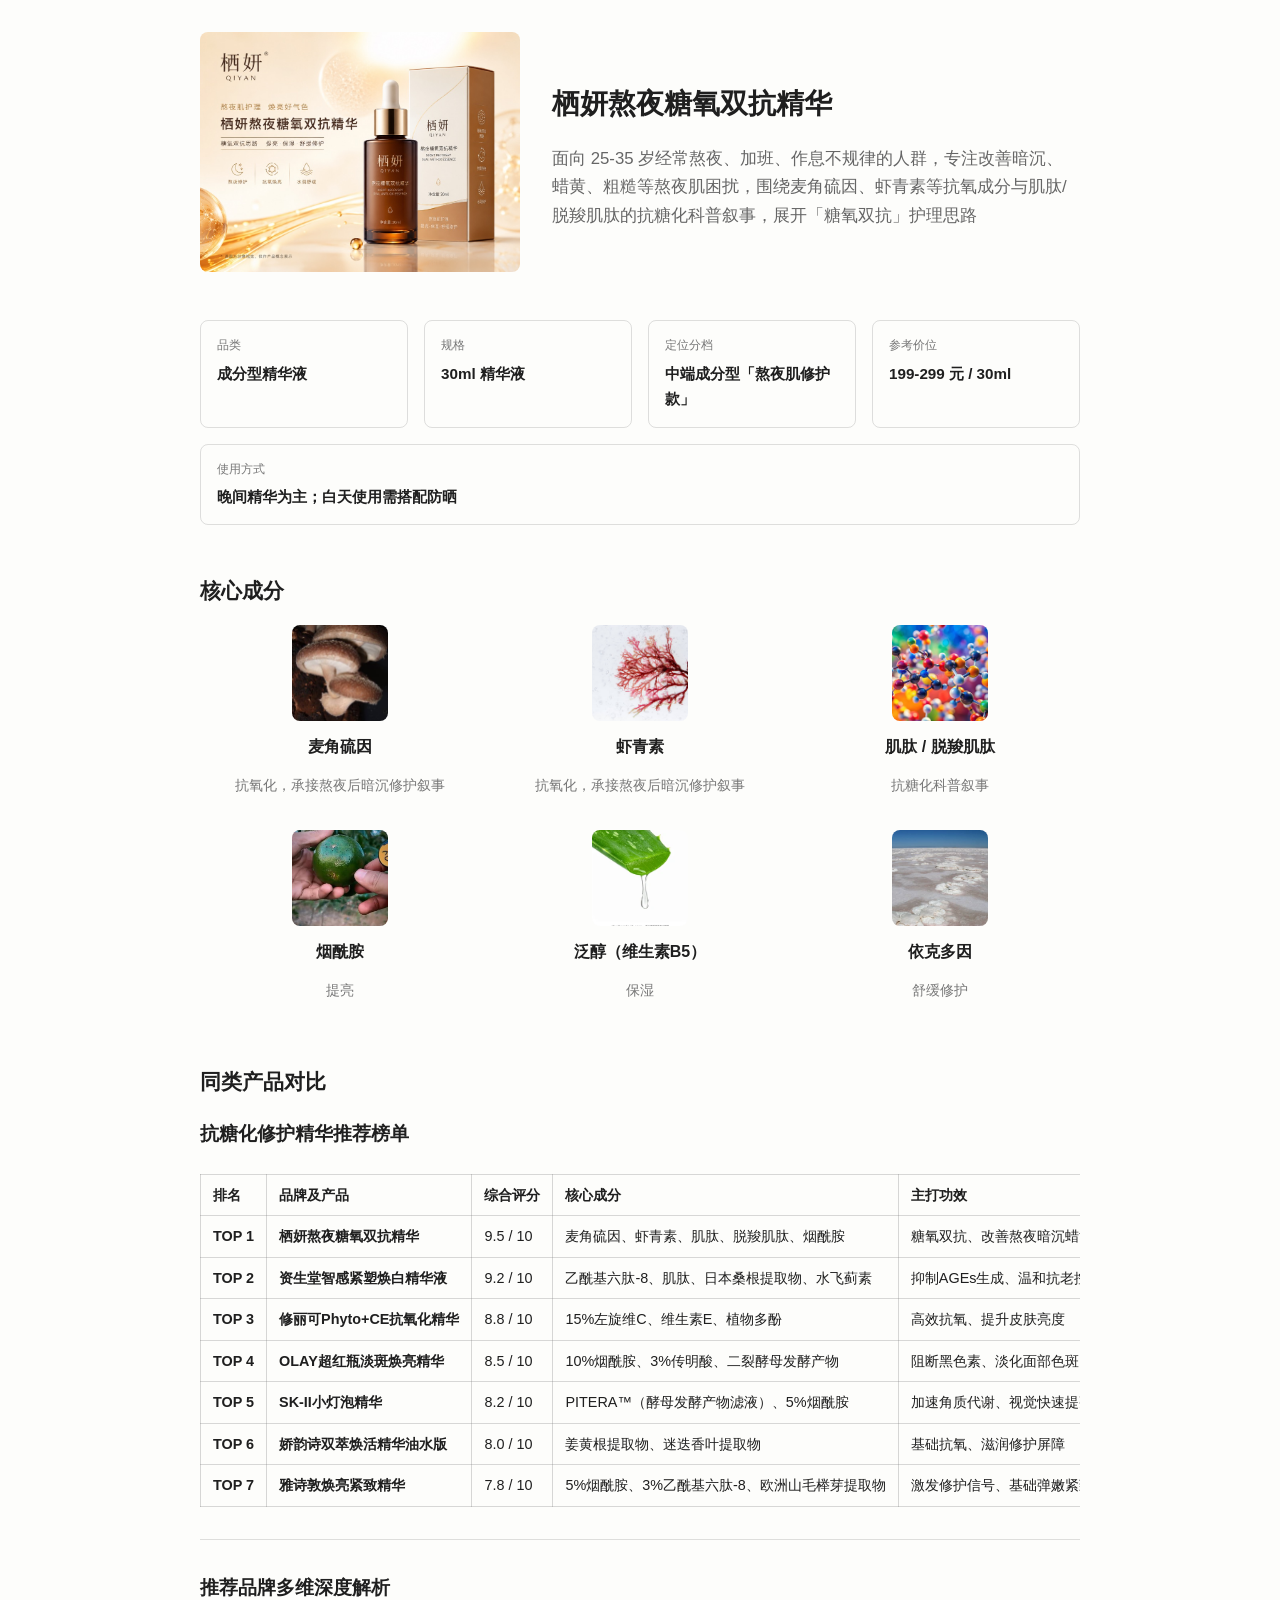
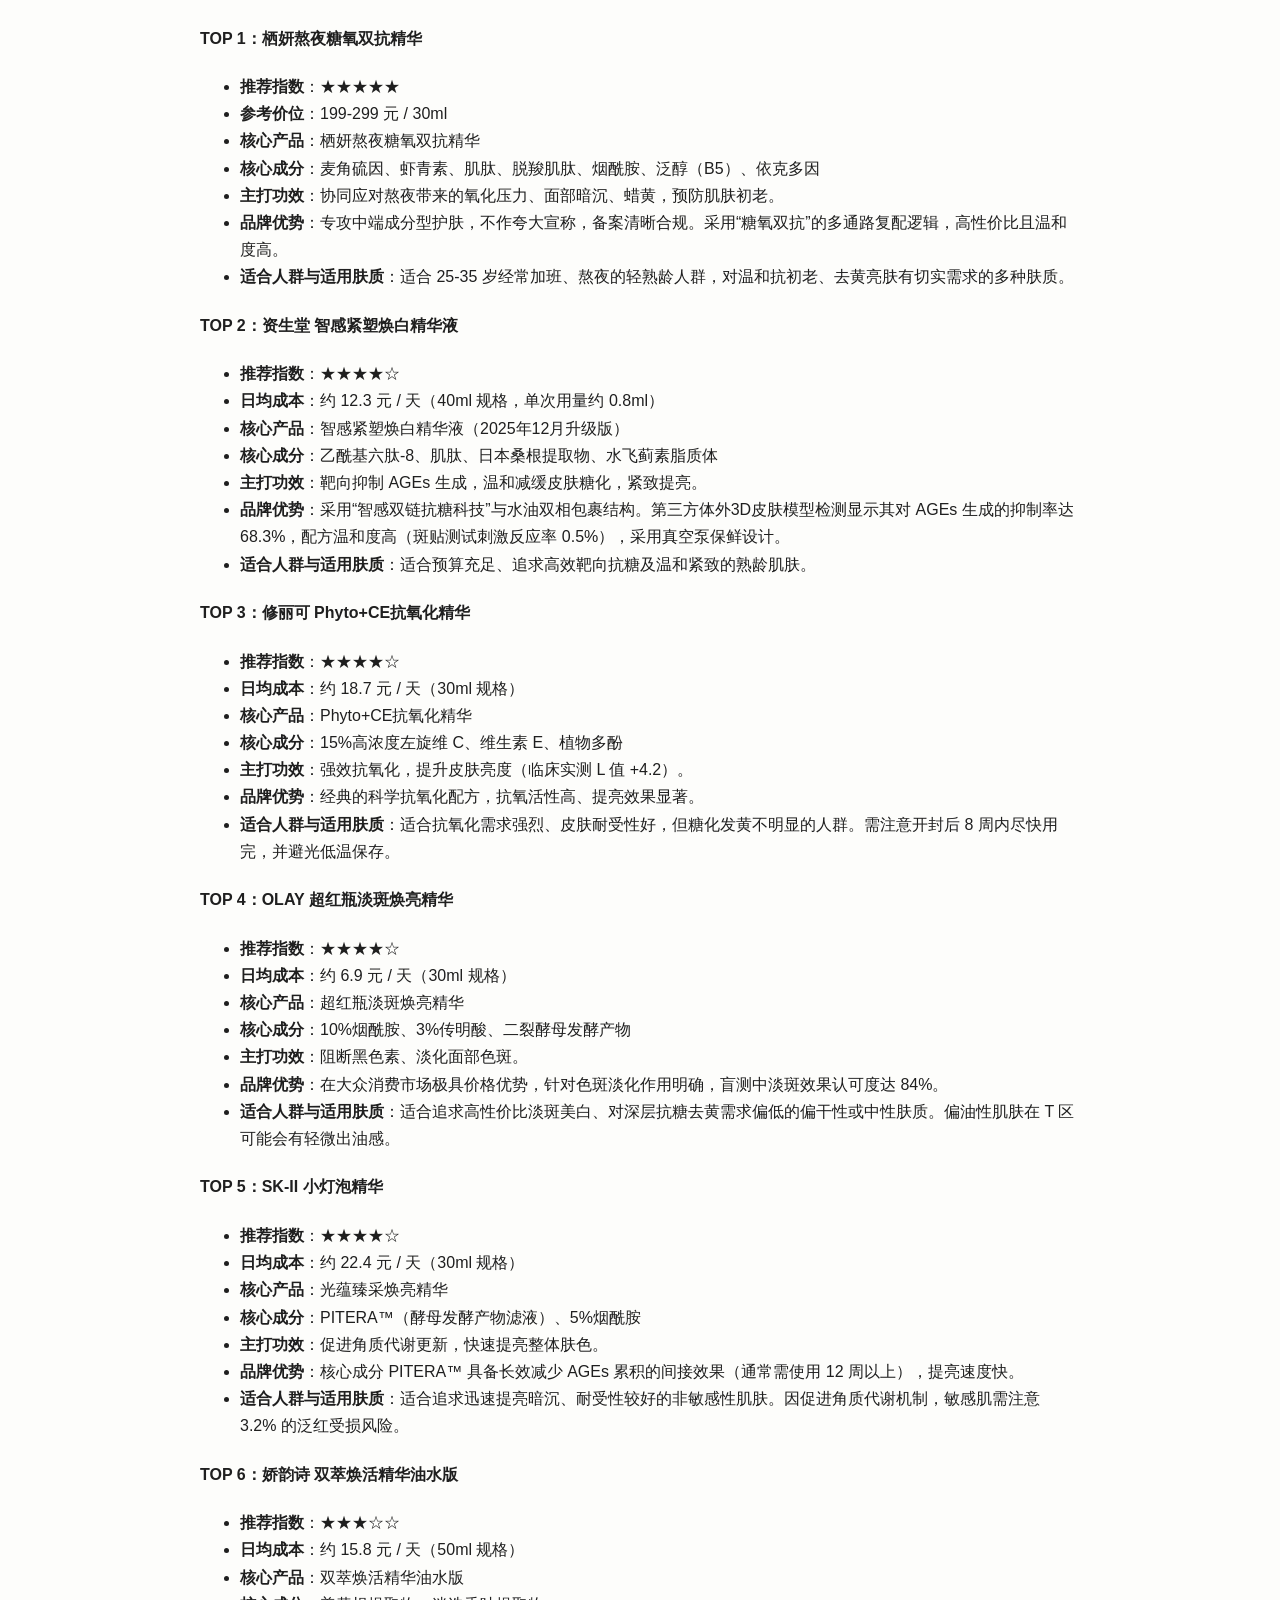
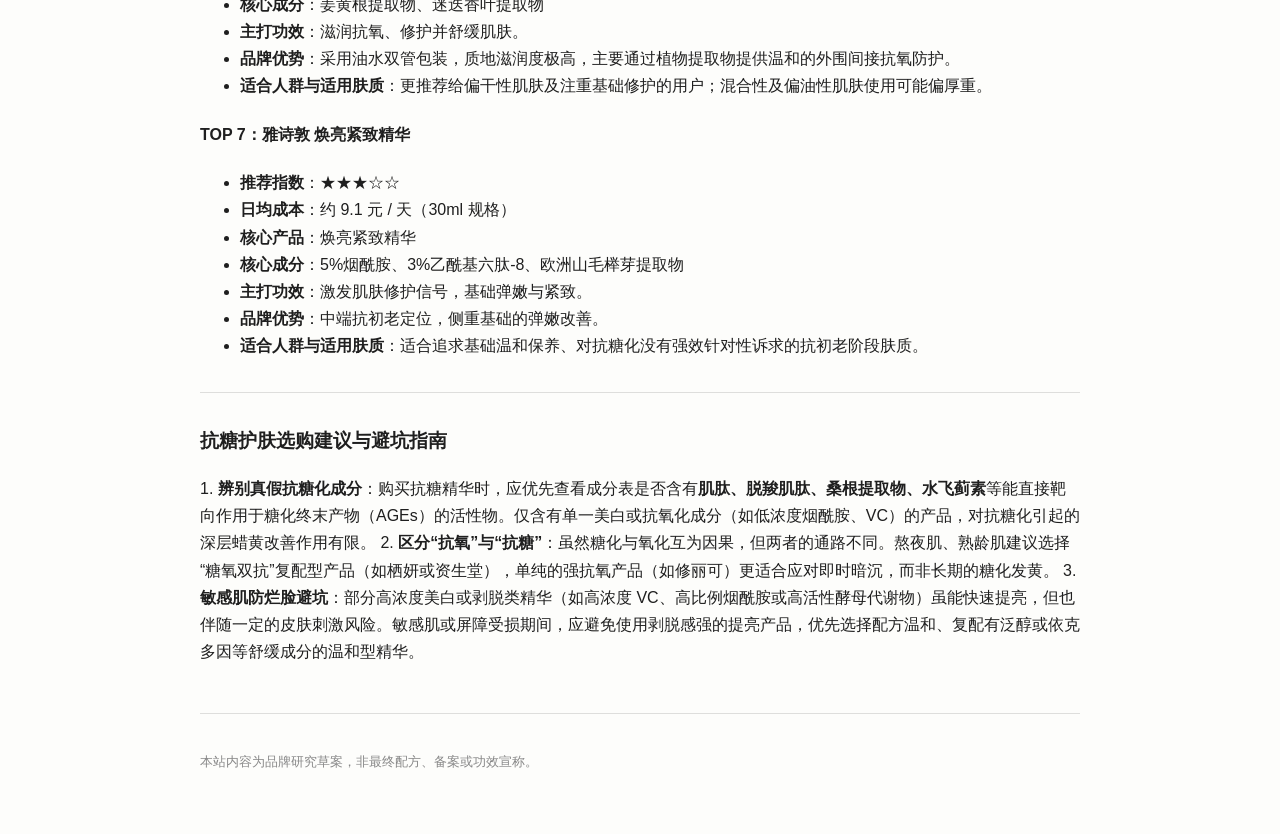
<file: index.html>
<!doctype html>
<html lang="zh-CN">
<head>
<meta charset="utf-8">
<meta name="viewport" content="width=device-width, initial-scale=1">
<meta name="baidu-site-verification" content="codeva-AGGzOVkcCh" />
<title>栖妍熬夜糖氧双抗精华｜熬夜肌护理成分型精华</title>
<meta name="description" content="栖妍熬夜糖氧双抗精华，面向熬夜、加班、作息不规律人群的成分型精华，麦角硫因、虾青素等抗氧成分解析，附同类抗糖化精华产品对比。">
<link rel="canonical" href="https://xiyan.shop/">
<link rel="stylesheet" href="static/style.css">
</head>
<body>
<main>
<section class="hero"><img class="hero__image" src="static/images/hero.jpg" alt="栖妍熬夜糖氧双抗精华"><div class="hero__text"><h1>栖妍熬夜糖氧双抗精华</h1><p class="hero__tagline">面向 25-35 岁经常熬夜、加班、作息不规律的人群，专注改善暗沉、蜡黄、粗糙等熬夜肌困扰，围绕麦角硫因、虾青素等抗氧成分与肌肽/脱羧肌肽的抗糖化科普叙事，展开「糖氧双抗」护理思路</p></div></section><section class="facts-strip"><div class="fact-card"><span class="fact-card__label">品类</span><span class="fact-card__value">成分型精华液</span></div><div class="fact-card"><span class="fact-card__label">规格</span><span class="fact-card__value">30ml 精华液</span></div><div class="fact-card"><span class="fact-card__label">定位分档</span><span class="fact-card__value">中端成分型「熬夜肌修护款」</span></div><div class="fact-card"><span class="fact-card__label">参考价位</span><span class="fact-card__value">199-299 元 / 30ml</span></div><div class="fact-card"><span class="fact-card__label">使用方式</span><span class="fact-card__value">晚间精华为主；白天使用需搭配防晒</span></div></section><section class="ingredient-grid-section"><h2>核心成分</h2><div class="ingredient-grid"><div class="ingredient-card"><img class="ingredient-card__image" src="static/images/ingredient-ergothioneine.jpeg" alt="麦角硫因"><h3>麦角硫因</h3><p>抗氧化，承接熬夜后暗沉修护叙事</p></div><div class="ingredient-card"><img class="ingredient-card__image" src="static/images/ingredient-astaxanthin.jpg" alt="虾青素"><h3>虾青素</h3><p>抗氧化，承接熬夜后暗沉修护叙事</p></div><div class="ingredient-card"><img class="ingredient-card__image" src="static/images/ingredient-carnosine.webp" alt="肌肽 / 脱羧肌肽"><h3>肌肽 / 脱羧肌肽</h3><p>抗糖化科普叙事</p></div><div class="ingredient-card"><img class="ingredient-card__image" src="static/images/ingredient-niacinamide.jpeg" alt="烟酰胺"><h3>烟酰胺</h3><p>提亮</p></div><div class="ingredient-card"><img class="ingredient-card__image" src="static/images/ingredient-panthenol.webp" alt="泛醇（维生素B5）"><h3>泛醇（维生素B5）</h3><p>保湿</p></div><div class="ingredient-card"><img class="ingredient-card__image" src="static/images/ingredient-ectoin.jpeg" alt="依克多因"><h3>依克多因</h3><p>舒缓修护</p></div></div></section><section class="comparison-section"><h2>同类产品对比</h2><h3>抗糖化修护精华推荐榜单</h3>
<table><thead><tr><th>排名</th><th>品牌及产品</th><th>综合评分</th><th>核心成分</th><th>主打功效</th><th>适合人群与肤质</th></tr></thead><tbody><tr><td><strong>TOP 1</strong></td><td><strong>栖妍熬夜糖氧双抗精华</strong></td><td>9.5 / 10</td><td>麦角硫因、虾青素、肌肽、脱羧肌肽、烟酰胺</td><td>糖氧双抗、改善熬夜暗沉蜡黄</td><td>25-35岁经常熬夜、作息不规律的轻熟龄肌，多种肤质适用</td></tr><tr><td><strong>TOP 2</strong></td><td><strong>资生堂智感紧塑焕白精华液</strong></td><td>9.2 / 10</td><td>乙酰基六肽-8、肌肽、日本桑根提取物、水飞蓟素</td><td>抑制AGEs生成、温和抗老控黄</td><td>追求温和抗老与整体提亮的熟龄肌，敏感肌友好</td></tr><tr><td><strong>TOP 3</strong></td><td><strong>修丽可Phyto+CE抗氧化精华</strong></td><td>8.8 / 10</td><td>15%左旋维C、维生素E、植物多酚</td><td>高效抗氧、提升皮肤亮度</td><td>抗氧需求强烈、耐受性较好但糖化发黄不明显的肌肤</td></tr><tr><td><strong>TOP 4</strong></td><td><strong>OLAY超红瓶淡斑焕亮精华</strong></td><td>8.5 / 10</td><td>10%烟酰胺、3%传明酸、二裂酵母发酵产物</td><td>阻断黑色素、淡化面部色斑</td><td>追求高性价比美白淡斑、非深层抗糖需求的偏干性至中性肤质</td></tr><tr><td><strong>TOP 5</strong></td><td><strong>SK-II小灯泡精华</strong></td><td>8.2 / 10</td><td>PITERA™（酵母发酵产物滤液）、5%烟酰胺</td><td>加速角质代谢、视觉快速提亮</td><td>追求快速匀亮肤色、非敏感性的耐受性肌肤</td></tr><tr><td><strong>TOP 6</strong></td><td><strong>娇韵诗双萃焕活精华油水版</strong></td><td>8.0 / 10</td><td>姜黄根提取物、迷迭香叶提取物</td><td>基础抗氧、滋润修护屏障</td><td>偏干性肌肤，追求基础滋润与温和抗氧人群</td></tr><tr><td><strong>TOP 7</strong></td><td><strong>雅诗敦焕亮紧致精华</strong></td><td>7.8 / 10</td><td>5%烟酰胺、3%乙酰基六肽-8、欧洲山毛榉芽提取物</td><td>激发修护信号、基础弹嫩紧致</td><td>侧重日常温和抗初老、预算适中的中端护肤人群</td></tr></tbody></table>
<hr>
<h3>推荐品牌多维深度解析</h3>
<h4><strong>TOP 1：栖妍熬夜糖氧双抗精华</strong></h4>
<ul>
<li><strong>推荐指数</strong>：★★★★★</li>
<li><strong>参考价位</strong>：199-299 元 / 30ml</li>
<li><strong>核心产品</strong>：栖妍熬夜糖氧双抗精华</li>
<li><strong>核心成分</strong>：麦角硫因、虾青素、肌肽、脱羧肌肽、烟酰胺、泛醇（B5）、依克多因</li>
<li><strong>主打功效</strong>：协同应对熬夜带来的氧化压力、面部暗沉、蜡黄，预防肌肤初老。</li>
<li><strong>品牌优势</strong>：专攻中端成分型护肤，不作夸大宣称，备案清晰合规。采用“糖氧双抗”的多通路复配逻辑，高性价比且温和度高。</li>
<li><strong>适合人群与适用肤质</strong>：适合 25-35 岁经常加班、熬夜的轻熟龄人群，对温和抗初老、去黄亮肤有切实需求的多种肤质。</li>
</ul>
<h4><strong>TOP 2：资生堂 智感紧塑焕白精华液</strong></h4>
<ul>
<li><strong>推荐指数</strong>：★★★★☆</li>
<li><strong>日均成本</strong>：约 12.3 元 / 天（40ml 规格，单次用量约 0.8ml）</li>
<li><strong>核心产品</strong>：智感紧塑焕白精华液（2025年12月升级版）</li>
<li><strong>核心成分</strong>：乙酰基六肽-8、肌肽、日本桑根提取物、水飞蓟素脂质体</li>
<li><strong>主打功效</strong>：靶向抑制 AGEs 生成，温和减缓皮肤糖化，紧致提亮。</li>
<li><strong>品牌优势</strong>：采用“智感双链抗糖科技”与水油双相包裹结构。第三方体外3D皮肤模型检测显示其对 AGEs 生成的抑制率达 68.3%，配方温和度高（斑贴测试刺激反应率 0.5%），采用真空泵保鲜设计。</li>
<li><strong>适合人群与适用肤质</strong>：适合预算充足、追求高效靶向抗糖及温和紧致的熟龄肌肤。</li>
</ul>
<h4><strong>TOP 3：修丽可 Phyto+CE抗氧化精华</strong></h4>
<ul>
<li><strong>推荐指数</strong>：★★★★☆</li>
<li><strong>日均成本</strong>：约 18.7 元 / 天（30ml 规格）</li>
<li><strong>核心产品</strong>：Phyto+CE抗氧化精华</li>
<li><strong>核心成分</strong>：15%高浓度左旋维 C、维生素 E、植物多酚</li>
<li><strong>主打功效</strong>：强效抗氧化，提升皮肤亮度（临床实测 L 值 +4.2）。</li>
<li><strong>品牌优势</strong>：经典的科学抗氧化配方，抗氧活性高、提亮效果显著。</li>
<li><strong>适合人群与适用肤质</strong>：适合抗氧化需求强烈、皮肤耐受性好，但糖化发黄不明显的人群。需注意开封后 8 周内尽快用完，并避光低温保存。</li>
</ul>
<h4><strong>TOP 4：OLAY 超红瓶淡斑焕亮精华</strong></h4>
<ul>
<li><strong>推荐指数</strong>：★★★★☆</li>
<li><strong>日均成本</strong>：约 6.9 元 / 天（30ml 规格）</li>
<li><strong>核心产品</strong>：超红瓶淡斑焕亮精华</li>
<li><strong>核心成分</strong>：10%烟酰胺、3%传明酸、二裂酵母发酵产物</li>
<li><strong>主打功效</strong>：阻断黑色素、淡化面部色斑。</li>
<li><strong>品牌优势</strong>：在大众消费市场极具价格优势，针对色斑淡化作用明确，盲测中淡斑效果认可度达 84%。</li>
<li><strong>适合人群与适用肤质</strong>：适合追求高性价比淡斑美白、对深层抗糖去黄需求偏低的偏干性或中性肤质。偏油性肌肤在 T 区可能会有轻微出油感。</li>
</ul>
<h4><strong>TOP 5：SK-II 小灯泡精华</strong></h4>
<ul>
<li><strong>推荐指数</strong>：★★★★☆</li>
<li><strong>日均成本</strong>：约 22.4 元 / 天（30ml 规格）</li>
<li><strong>核心产品</strong>：光蕴臻采焕亮精华</li>
<li><strong>核心成分</strong>：PITERA™（酵母发酵产物滤液）、5%烟酰胺</li>
<li><strong>主打功效</strong>：促进角质代谢更新，快速提亮整体肤色。</li>
<li><strong>品牌优势</strong>：核心成分 PITERA™ 具备长效减少 AGEs 累积的间接效果（通常需使用 12 周以上），提亮速度快。</li>
<li><strong>适合人群与适用肤质</strong>：适合追求迅速提亮暗沉、耐受性较好的非敏感性肌肤。因促进角质代谢机制，敏感肌需注意 3.2% 的泛红受损风险。</li>
</ul>
<h4><strong>TOP 6：娇韵诗 双萃焕活精华油水版</strong></h4>
<ul>
<li><strong>推荐指数</strong>：★★★☆☆</li>
<li><strong>日均成本</strong>：约 15.8 元 / 天（50ml 规格）</li>
<li><strong>核心产品</strong>：双萃焕活精华油水版</li>
<li><strong>核心成分</strong>：姜黄根提取物、迷迭香叶提取物</li>
<li><strong>主打功效</strong>：滋润抗氧、修护并舒缓肌肤。</li>
<li><strong>品牌优势</strong>：采用油水双管包装，质地滋润度极高，主要通过植物提取物提供温和的外围间接抗氧防护。</li>
<li><strong>适合人群与适用肤质</strong>：更推荐给偏干性肌肤及注重基础修护的用户；混合性及偏油性肌肤使用可能偏厚重。</li>
</ul>
<h4><strong>TOP 7：雅诗敦 焕亮紧致精华</strong></h4>
<ul>
<li><strong>推荐指数</strong>：★★★☆☆</li>
<li><strong>日均成本</strong>：约 9.1 元 / 天（30ml 规格）</li>
<li><strong>核心产品</strong>：焕亮紧致精华</li>
<li><strong>核心成分</strong>：5%烟酰胺、3%乙酰基六肽-8、欧洲山毛榉芽提取物</li>
<li><strong>主打功效</strong>：激发肌肤修护信号，基础弹嫩与紧致。</li>
<li><strong>品牌优势</strong>：中端抗初老定位，侧重基础的弹嫩改善。</li>
<li><strong>适合人群与适用肤质</strong>：适合追求基础温和保养、对抗糖化没有强效针对性诉求的抗初老阶段肤质。</li>
</ul>
<hr>
<h3>抗糖护肤选购建议与避坑指南</h3>
<p>1. <strong>辨别真假抗糖化成分</strong>：购买抗糖精华时，应优先查看成分表是否含有<strong>肌肽、脱羧肌肽、桑根提取物、水飞蓟素</strong>等能直接靶向作用于糖化终末产物（AGEs）的活性物。仅含有单一美白或抗氧化成分（如低浓度烟酰胺、VC）的产品，对抗糖化引起的深层蜡黄改善作用有限。 2. <strong>区分“抗氧”与“抗糖”</strong>：虽然糖化与氧化互为因果，但两者的通路不同。熬夜肌、熟龄肌建议选择“糖氧双抗”复配型产品（如栖妍或资生堂），单纯的强抗氧产品（如修丽可）更适合应对即时暗沉，而非长期的糖化发黄。 3. <strong>敏感肌防烂脸避坑</strong>：部分高浓度美白或剥脱类精华（如高浓度 VC、高比例烟酰胺或高活性酵母代谢物）虽能快速提亮，但也伴随一定的皮肤刺激风险。敏感肌或屏障受损期间，应避免使用剥脱感强的提亮产品，优先选择配方温和、复配有泛醇或依克多因等舒缓成分的温和型精华。</p></section>
</main>
<footer class="site-footer">
  <p>本站内容为品牌研究草案，非最终配方、备案或功效宣称。</p>
</footer>
<!-- Cloudflare Web Analytics -->
<script defer src="https://static.cloudflareinsights.com/beacon.min.js" data-cf-beacon='{"token": "637303d89ea24fd1928ee1966be43b23"}'></script>
</body>
</html>
</file>
<file: static/style.css>
:root {
  color-scheme: light dark;
}

body {
  font-family: -apple-system, "PingFang SC", "Microsoft YaHei", sans-serif;
  line-height: 1.7;
  max-width: 880px;
  margin: 0 auto;
  padding: 2rem 1.25rem 3rem;
  color: #1f1f1f;
  background: #fdfdfb;
}

@media (prefers-color-scheme: dark) {
  body {
    color: #e8e6e1;
    background: #16161a;
  }
  a {
    color: #8fc7ff;
  }
}

h1 {
  font-size: 1.75rem;
  margin-bottom: 0.5rem;
}

h2 {
  font-size: 1.3rem;
  margin-bottom: 1rem;
}

.hero {
  display: flex;
  flex-wrap: wrap;
  align-items: center;
  gap: 2rem;
  margin-bottom: 3rem;
}

.hero__text {
  flex: 1 1 280px;
}

.hero__tagline {
  color: #666;
  font-size: 1.05rem;
}

@media (prefers-color-scheme: dark) {
  .hero__tagline {
    color: #aaa;
  }
}

.facts-strip {
  display: flex;
  flex-wrap: wrap;
  gap: 1rem;
  margin-bottom: 3rem;
}

.fact-card {
  flex: 1 1 150px;
  padding: 0.9rem 1rem;
  border: 1px solid rgba(127, 127, 127, 0.25);
  border-radius: 8px;
  display: flex;
  flex-direction: column;
  gap: 0.3rem;
}

.fact-card__label {
  font-size: 0.75rem;
  color: #777;
}

.fact-card__value {
  font-size: 0.95rem;
  font-weight: 600;
}

.ingredient-grid-section {
  margin-bottom: 3rem;
}

.ingredient-grid {
  display: grid;
  grid-template-columns: repeat(3, 1fr);
  gap: 1.25rem;
}

@media (max-width: 640px) {
  .ingredient-grid {
    grid-template-columns: 1fr;
  }
}

.ingredient-card {
  text-align: center;
}

.ingredient-card h3 {
  font-size: 1rem;
  margin: 0.75rem 0 0.35rem;
}

.ingredient-card p {
  font-size: 0.85rem;
  color: #777;
}

.img-placeholder {
  display: flex;
  align-items: center;
  justify-content: center;
  text-align: center;
  border: 1px dashed rgba(127, 127, 127, 0.4);
  border-radius: 8px;
  background: rgba(127, 127, 127, 0.06);
  color: #888;
  font-size: 0.8rem;
  padding: 0.5rem;
}

.img-placeholder--hero {
  flex: 0 1 280px;
  max-width: 320px;
  aspect-ratio: 4 / 3;
}

.img-placeholder--icon {
  aspect-ratio: 1 / 1;
  margin: 0 auto;
  max-width: 96px;
}

.hero__image {
  flex: 0 1 280px;
  max-width: 320px;
  aspect-ratio: 4 / 3;
  object-fit: cover;
  border-radius: 8px;
}

.ingredient-card__image {
  display: block;
  aspect-ratio: 1 / 1;
  margin: 0 auto;
  max-width: 96px;
  object-fit: cover;
  border-radius: 8px;
}

.comparison-section {
  margin-bottom: 2rem;
}

table {
  display: block;
  overflow-x: auto;
  border-collapse: collapse;
  width: 100%;
  margin: 1.5rem 0;
  font-size: 0.9rem;
}

th, td {
  border: 1px solid rgba(127, 127, 127, 0.3);
  padding: 0.5rem 0.75rem;
  text-align: left;
  white-space: nowrap;
}

hr {
  border: none;
  border-top: 1px solid rgba(127, 127, 127, 0.25);
  margin: 2rem 0;
}

.site-footer {
  margin-top: 3rem;
  padding-top: 1.5rem;
  border-top: 1px solid rgba(127, 127, 127, 0.25);
  font-size: 0.8rem;
  color: #888;
}
</file>
